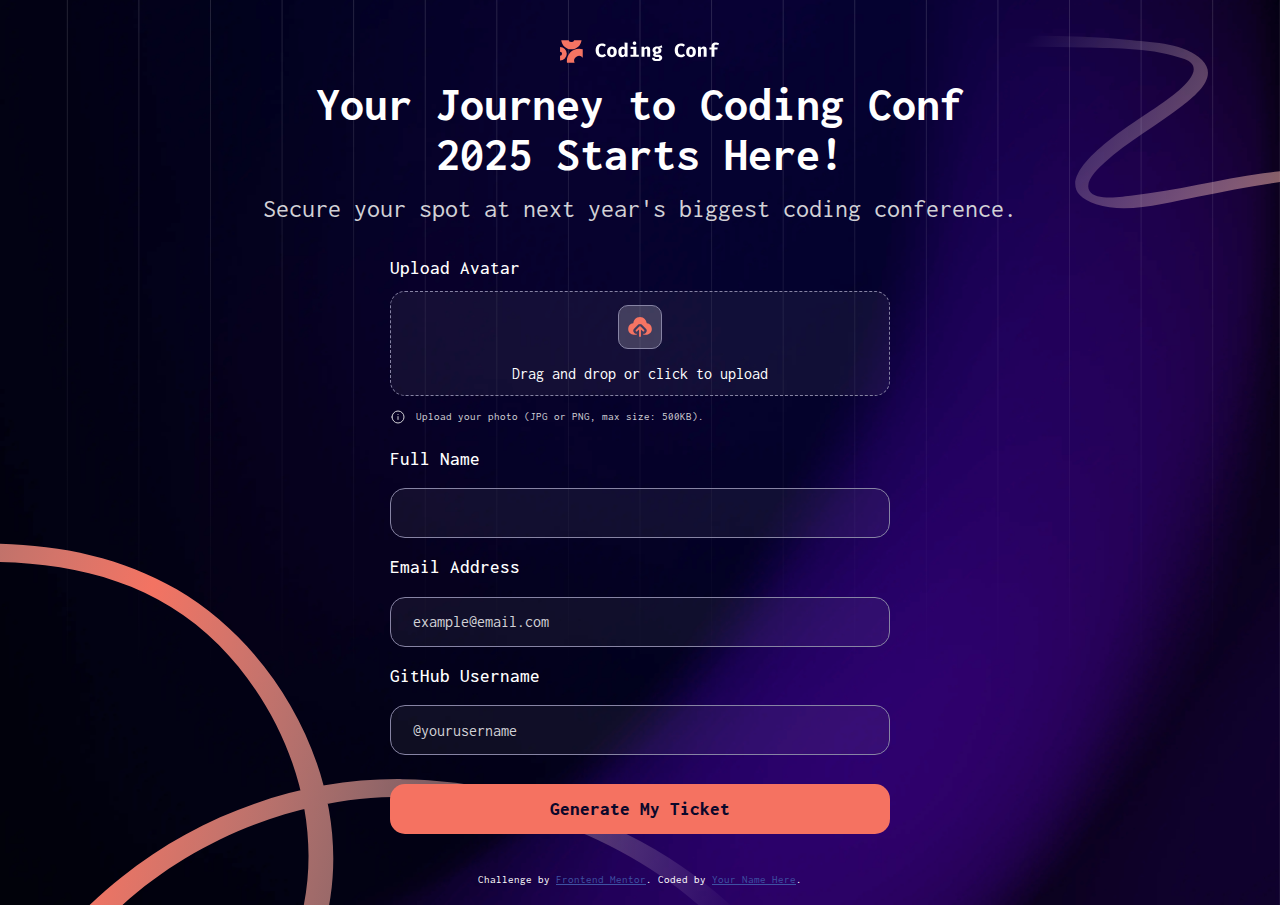
<file: index.html>
<!DOCTYPE html>
<html lang="en">
<head>
  <meta charset="UTF-8">
  <meta name="viewport" content="width=device-width, initial-scale=1.0"> <!-- displays site properly based on user's device -->

  <link rel="icon" type="image/png" sizes="32x32" href="./assets/images/favicon-32x32.png">
  <link rel="stylesheet" href="./CSS/form.css">
  
  <title>Frontend Mentor | Conference ticket generator</title>

  <!-- Feel free to remove these styles or customise in your own stylesheet 👍 -->
  <style>
    .attribution { font-size: 11px; text-align: center; }
    .attribution a { color: hsl(228, 45%, 44%); }
  </style>
</head>
<body>

  <!-- Form starts -->

  <section class="form-section">
    <div class="form-section-content">

      <img class="logo" src="./assets/images/logo-full.svg">

      <h1 class="head">Your Journey to Coding Conf 2025 Starts Here!</h1>

      <h3 class="sub-head">Secure your spot at next year's biggest coding conference.</h3>

      <form class="generator-form">
        <div class="imageUploader-wrapper">        
          <h3>Upload Avatar</h3>

          <div class="image-drop-area">
            <div class="dragArea inputArea">
              <div class="output-imgArea">
                <img class="output-img" src="./assets/images/icon-upload.svg">
              </div>

              <div class="complete-buttons-wrapper"> 
                <button type="button" id="remove-button">Remove Image</button>
                <input type="file" name="change-button" id="change-button" accept=".png, .jpg, .jpeg">
                <label for="change-button">Change image</label>
              </div>

              <input type="file" id="fileUploader" accept=".png, .jpg, .jpeg">
              <p class="steps-text">Drag and drop or click to upload</p>
            </div>
          </div>
          
          <p class="img-requirements">
            <img src="./assets/images/icon-info.svg">
            Upload your photo (JPG or PNG, max size: 500KB).
          </p>

          <p class="img-error">
            <svg xmlns="http://www.w3.org/2000/svg" width="16" height="16" fill="none" viewBox="0 0 16 16"><path stroke="var(--orange2)" stroke-linecap="round" stroke-linejoin="round" d="M2 8a6 6 0 1 0 12 0A6 6 0 0 0 2 8Z"/><path fill="var(--orange2)" d="M8.004 10.462V7.596ZM8 5.57v-.042Z"/><path stroke="var(--orange2)" stroke-linecap="round" stroke-linejoin="round" d="M8.004 10.462V7.596M8 5.569v-.042"/></svg>
            File too large please upload a photo under 500KB.
          </p>
        </div>

        <label for="f-name">Full Name</label>
        <input class="text-input" id="f-name" name="f-name">

        <p class="username-error">
            <svg xmlns="http://www.w3.org/2000/svg" width="16" height="16" fill="none" viewBox="0 0 16 16"><path stroke="var(--orange2)" stroke-linecap="round" stroke-linejoin="round" d="M2 8a6 6 0 1 0 12 0A6 6 0 0 0 2 8Z"/><path fill="var(--orange2)" d="M8.004 10.462V7.596ZM8 5.57v-.042Z"/><path stroke="var(--orange2)" stroke-linecap="round" stroke-linejoin="round" d="M8.004 10.462V7.596M8 5.569v-.042"/></svg>
            Please enter a valid username
          </p>

        <label for="u-email">Email Address</label>
        <input class="text-input" type="email" id="u-email" name="u-email" placeholder="example@email.com" required>

        <p class="email-error">
            <svg xmlns="http://www.w3.org/2000/svg" width="16" height="16" fill="none" viewBox="0 0 16 16"><path stroke="var(--orange2)" stroke-linecap="round" stroke-linejoin="round" d="M2 8a6 6 0 1 0 12 0A6 6 0 0 0 2 8Z"/><path fill="var(--orange2)" d="M8.004 10.462V7.596ZM8 5.57v-.042Z"/><path stroke="var(--orange2)" stroke-linecap="round" stroke-linejoin="round" d="M8.004 10.462V7.596M8 5.569v-.042"/></svg>
            Please enter a valid email-address
          </p>

        <label for="git-user">GitHub Username</label>
        <input class="text-input" id="git-user" name="git-user" placeholder="@yourusername">

        <p class="gituser-error">
            <svg xmlns="http://www.w3.org/2000/svg" width="16" height="16" fill="none" viewBox="0 0 16 16"><path stroke="var(--orange2)" stroke-linecap="round" stroke-linejoin="round" d="M2 8a6 6 0 1 0 12 0A6 6 0 0 0 2 8Z"/><path fill="var(--orange2)" d="M8.004 10.462V7.596ZM8 5.57v-.042Z"/><path stroke="var(--orange2)" stroke-linecap="round" stroke-linejoin="round" d="M8.004 10.462V7.596M8 5.569v-.042"/></svg>
            Please enter a valid GitHub username
          </p>

        <button type="button" class="generate-button">Generate My Ticket</button>
      </form>
    </div>

    <div class="attribution">
      Challenge by <a href="https://www.frontendmentor.io?ref=challenge">Frontend Mentor</a>. 
      Coded by <a href="#">Your Name Here</a>.
    </div>
  </section>
 
  <script type="module" src="./JS/form.js" defer></script>
</body>
</html>
</file>
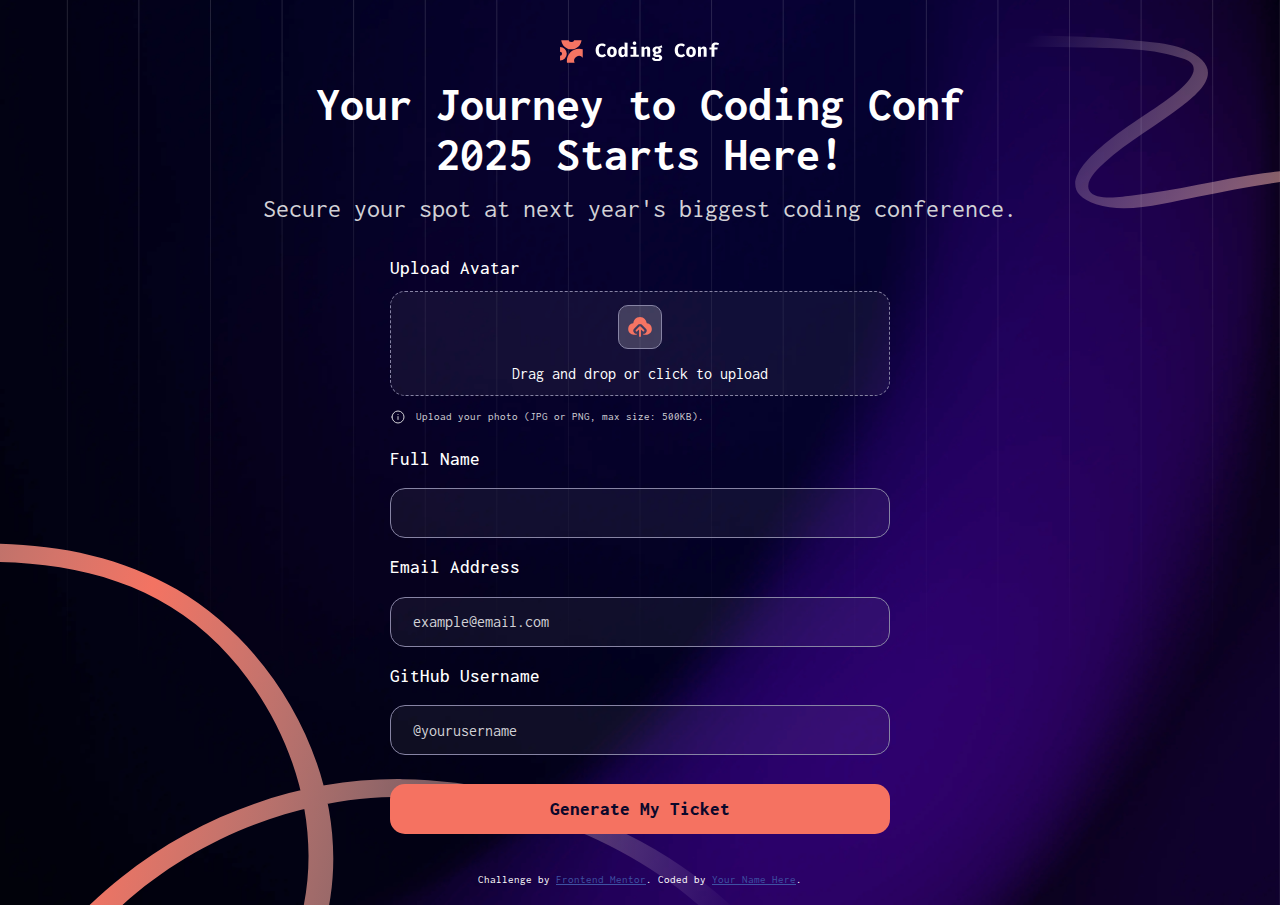
<file: HTML/index.html>
<!DOCTYPE html>
<html lang="en">
<head>
  <meta charset="UTF-8">
  <meta name="viewport" content="width=device-width, initial-scale=1.0"> <!-- displays site properly based on user's device -->

  <link rel="icon" type="image/png" sizes="32x32" href="/assets/images/favicon-32x32.png">
  <link rel="stylesheet" href="/CSS/form.css">
  
  <title>Frontend Mentor | Conference ticket generator</title>

  <!-- Feel free to remove these styles or customise in your own stylesheet 👍 -->
  <style>
    .attribution { font-size: 11px; text-align: center; }
    .attribution a { color: hsl(228, 45%, 44%); }
  </style>
</head>
<body>

  <!-- Form starts -->

  <section class="form-section">
    <div class="form-section-content">

      <img class="logo" src="/assets/images/logo-full.svg">

      <h1 class="head">Your Journey to Coding Conf 2025 Starts Here!</h1>

      <h3 class="sub-head">Secure your spot at next year's biggest coding conference.</h3>

      <form class="generator-form">
        <div class="imageUploader-wrapper">        
          <h3>Upload Avatar</h3>

          <div class="image-drop-area">
            <div class="dragArea inputArea">
              <div class="output-imgArea">
                <img class="output-img" src="/assets/images/icon-upload.svg">
              </div>

              <div class="complete-buttons-wrapper"> 
                <button type="button" id="remove-button">Remove Image</button>
                <input type="file" name="change-button" id="change-button" accept=".png, .jpg, .jpeg">
                <label for="change-button">Change image</label>
              </div>

              <input type="file" id="fileUploader" accept=".png, .jpg, .jpeg">
              <p class="steps-text">Drag and drop or click to upload</p>
            </div>
          </div>
          
          <p class="img-requirements">
            <img src="/assets/images/icon-info.svg">
            Upload your photo (JPG or PNG, max size: 500KB).
          </p>

          <p class="img-error">
            <svg xmlns="http://www.w3.org/2000/svg" width="16" height="16" fill="none" viewBox="0 0 16 16"><path stroke="var(--orange2)" stroke-linecap="round" stroke-linejoin="round" d="M2 8a6 6 0 1 0 12 0A6 6 0 0 0 2 8Z"/><path fill="var(--orange2)" d="M8.004 10.462V7.596ZM8 5.57v-.042Z"/><path stroke="var(--orange2)" stroke-linecap="round" stroke-linejoin="round" d="M8.004 10.462V7.596M8 5.569v-.042"/></svg>
            File too large please upload a photo under 500KB.
          </p>
        </div>

        <label for="f-name">Full Name</label>
        <input class="text-input" id="f-name" name="f-name">

        <p class="username-error">
            <svg xmlns="http://www.w3.org/2000/svg" width="16" height="16" fill="none" viewBox="0 0 16 16"><path stroke="var(--orange2)" stroke-linecap="round" stroke-linejoin="round" d="M2 8a6 6 0 1 0 12 0A6 6 0 0 0 2 8Z"/><path fill="var(--orange2)" d="M8.004 10.462V7.596ZM8 5.57v-.042Z"/><path stroke="var(--orange2)" stroke-linecap="round" stroke-linejoin="round" d="M8.004 10.462V7.596M8 5.569v-.042"/></svg>
            Please enter a valid username
          </p>

        <label for="u-email">Email Address</label>
        <input class="text-input" type="email" id="u-email" name="u-email" placeholder="example@email.com" required>

        <p class="email-error">
            <svg xmlns="http://www.w3.org/2000/svg" width="16" height="16" fill="none" viewBox="0 0 16 16"><path stroke="var(--orange2)" stroke-linecap="round" stroke-linejoin="round" d="M2 8a6 6 0 1 0 12 0A6 6 0 0 0 2 8Z"/><path fill="var(--orange2)" d="M8.004 10.462V7.596ZM8 5.57v-.042Z"/><path stroke="var(--orange2)" stroke-linecap="round" stroke-linejoin="round" d="M8.004 10.462V7.596M8 5.569v-.042"/></svg>
            Please enter a valid email-address
          </p>

        <label for="git-user">GitHub Username</label>
        <input class="text-input" id="git-user" name="git-user" placeholder="@yourusername">

        <p class="gituser-error">
            <svg xmlns="http://www.w3.org/2000/svg" width="16" height="16" fill="none" viewBox="0 0 16 16"><path stroke="var(--orange2)" stroke-linecap="round" stroke-linejoin="round" d="M2 8a6 6 0 1 0 12 0A6 6 0 0 0 2 8Z"/><path fill="var(--orange2)" d="M8.004 10.462V7.596ZM8 5.57v-.042Z"/><path stroke="var(--orange2)" stroke-linecap="round" stroke-linejoin="round" d="M8.004 10.462V7.596M8 5.569v-.042"/></svg>
            Please enter a valid GitHub username
          </p>

        <button type="button" class="generate-button">Generate My Ticket</button>
      </form>
    </div>

    <div class="attribution">
      Challenge by <a href="https://www.frontendmentor.io?ref=challenge">Frontend Mentor</a>. 
      Coded by <a href="#">Your Name Here</a>.
    </div>
  </section>
 
  <script type="module" src="/JS/form.js" defer></script>
</body>
</html>
</file>
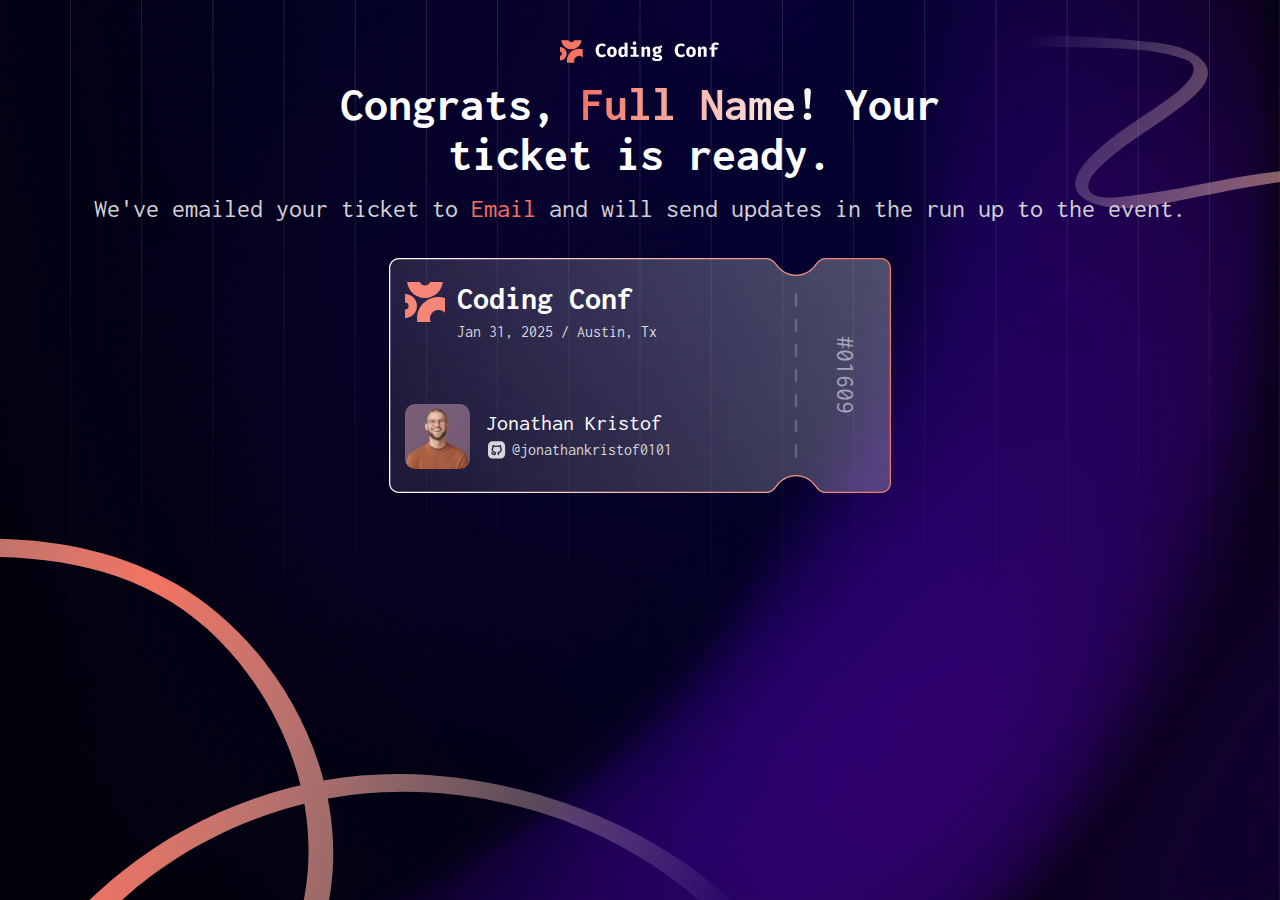
<file: ticketpage.html>
<!DOCTYPE html>
<html lang="en">
<head>
  <meta charset="UTF-8">
  <meta name="viewport" content="width=device-width, initial-scale=1.0"> <!-- displays site properly based on user's device -->

  <link rel="icon" type="image/png" sizes="32x32" href="./assets/images/favicon-32x32.png">
  <link rel="stylesheet" href="./CSS/ticket.css">
  
  <title>Frontend Mentor | Conference ticket generator</title>

  <!-- Feel free to remove these styles or customise in your own stylesheet 👍 -->
  <style>
    .attribution { font-size: 11px; text-align: center; }
    .attribution a { color: hsl(228, 45%, 44%); }
  </style>
</head>
<body>

  <section class="ticket-section">
    <div class="ticket-section-content">

      <img class="logo" src="./assets/images/logo-full.svg">

      <h1 class="head">Congrats, <span id="h-name">Full Name!</span> Your ticket is ready.</h1>

      <p class="sub-head">We've emailed your ticket to <span id="h-email">Email</span>  and will send updates in the run up to the event.</p>

      <div class="ticket">
        <div class="main-column">
          <div class="timestamp-row">
            <img src="./assets/images/logo-mark.svg">
            <div class="timestamp-info">
              <h2>Coding Conf</h2>
              <p id="date-wrapper">Jan 31, 2025 /  Austin, Tx</p>
            </div>
          </div>

          <div class="user-row">
            <img id="user-img" src="./assets/images/image-avatar.jpg">
            <div class="user-info">
              <h2 id="user-name">Jonathan Kristof</h2>
              <p class="git-info">
                <img src="./assets/images/icon-github.svg">
                @jonathankristof0101
              </p>
            </div>
          </div>
        </div>

        <p class="code">#01609</p>

        <img class="ticket-outline" src="./assets/images/pattern-ticket.svg">
      </div>
    </div>
  </section>

  
  <!-- <div class="attribution">
    Challenge by <a href="https://www.frontendmentor.io?ref=challenge">Frontend Mentor</a>. 
    Coded by <a href="#">Your Name Here</a>.
  </div> -->
  <script type="module" src="/JS/ticket.js" defer></script>
</body>
</html>
</file>
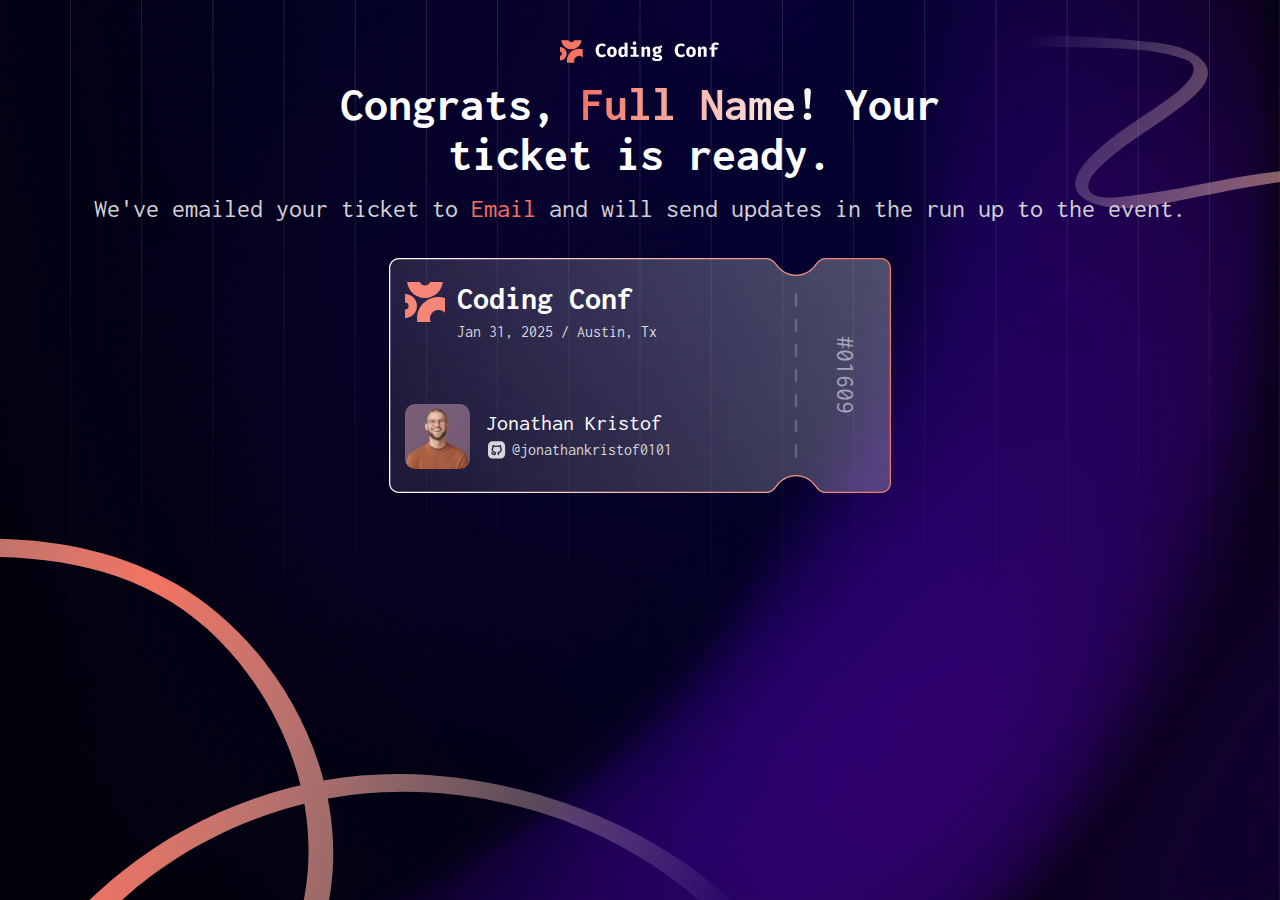
<file: HTML/ticketpage.html>
<!DOCTYPE html>
<html lang="en">
<head>
  <meta charset="UTF-8">
  <meta name="viewport" content="width=device-width, initial-scale=1.0"> <!-- displays site properly based on user's device -->

  <link rel="icon" type="image/png" sizes="32x32" href="/assets/images/favicon-32x32.png">
  <link rel="stylesheet" href="/CSS/ticket.css">
  
  <title>Frontend Mentor | Conference ticket generator</title>

  <!-- Feel free to remove these styles or customise in your own stylesheet 👍 -->
  <style>
    .attribution { font-size: 11px; text-align: center; }
    .attribution a { color: hsl(228, 45%, 44%); }
  </style>
</head>
<body>

  <section class="ticket-section">
    <div class="ticket-section-content">

      <img class="logo" src="/assets/images/logo-full.svg">

      <h1 class="head">Congrats, <span id="h-name">Full Name!</span> Your ticket is ready.</h1>

      <p class="sub-head">We've emailed your ticket to <span id="h-email">Email</span>  and will send updates in the run up to the event.</p>

      <div class="ticket">
        <div class="main-column">
          <div class="timestamp-row">
            <img src="/assets/images/logo-mark.svg">
            <div class="timestamp-info">
              <h2>Coding Conf</h2>
              <p id="date-wrapper">Jan 31, 2025 /  Austin, Tx</p>
            </div>
          </div>

          <div class="user-row">
            <img id="user-img" src="/assets/images/image-avatar.jpg">
            <div class="user-info">
              <h2 id="user-name">Jonathan Kristof</h2>
              <p class="git-info">
                <img src="/assets/images/icon-github.svg">
                @jonathankristof0101
              </p>
            </div>
          </div>
        </div>

        <p class="code">#01609</p>

        <img class="ticket-outline" src="/assets/images/pattern-ticket.svg">
      </div>
    </div>
  </section>

  
  <!-- <div class="attribution">
    Challenge by <a href="https://www.frontendmentor.io?ref=challenge">Frontend Mentor</a>. 
    Coded by <a href="#">Your Name Here</a>.
  </div> -->
  <script type="module" src="/JS/ticket.js" defer></script>
</body>
</html>
</file>
<file: CSS/form.css>
*,
*::before,
*::after {
  margin: 0;
  padding: 0;
  box-sizing: border-box;
}

img, picture, svg, video {
  display: block;
  max-width: 100%;
}

input, textarea, button, select {
  font: inherit;
}

button {
  cursor: pointer;
}

:root {
  --white: hsl(0, 0%, 100%);
  --grey1: hsl(252, 6%, 83%);
  --grey2: hsl(245, 15%, 58%);
  --grey3: hsl(245, 19%, 35%);
  --purple: hsl(248, 70%, 10%);
  --orange1: hsl(7, 88%, 67%);
  --orange2: hsl(7, 71%, 60%);

  --gradient1: hsl(7, 86%, 67%) to hsl(0, 0%, 100%);

  --fs-1: 1.2rem;
}

@font-face {
  font-display: swap;
  font-family: 'Inconsolata';
  font-weight: 200 900; 
  src: url(/assets/fonts/Inconsolata-VariableFont_wdth\,wght.woff2) format('woff2');
}

html, body { min-height: 100%; }

body {
  background-image: url(/assets/images/pattern-squiggly-line-bottom-mobile-tablet.svg), url(/assets/images/pattern-lines.svg), url(/assets/images/pattern-squiggly-line-top.svg), url(/assets/images/background-mobile.png);
  background-size: 60%, cover, 30%, cover;
  background-repeat: no-repeat,repeat, no-repeat, no-repeat;
  background-position: bottom -45px left, top, top 10px right, top;
  
  padding-bottom: 20px;
  color: var(--white);
  font-family: Inconsolata, consolas, sans-serif;
}

.head, .sub-head {
  text-align: center;
}

.head {
  font-size: 2rem;
}

.sub-head {
  font-weight: 400;
  color: var(--grey1);
  margin-bottom: 20px;
}
 
.form-section {
  display: block;
}

.logo {
  margin-top: 40px;
  width: 10rem;
}

.form-section-content {
  display: flex;
  flex-direction: column;
  align-items: center;
  justify-content: center;
  gap: 1rem;
}

/* Login form */

.generator-form {
  width: 93%;
  display: flex;
  flex-direction: column;
  gap: 1.2rem;
}

.imageUploader-wrapper > h3 , label {
  font-weight: 500;
}

.generator-form > label {
  font-size: var(--fs-1);
}

.text-input {
  height: 50px;
  border: solid 1px var(--grey2);
  border-radius: 15px;
  padding: 0.8rem 1.4rem;
  color: var(--white);
  background-color: hsla(252, 6%, 83%, 0.068);
}

.text-input::placeholder {
  color: var(--grey1);
}

.text-input:focus, .dragArea:focus, .generate-button:focus {
  outline: solid 1px var(--grey2);
  outline-offset: 2px;
}

.text-input:hover, .dragArea:hover {
  background-color: hsla(252, 6%, 83%, 0.404);
}

.generate-button {
  height: 50px;  
  margin-top: 10px;
  margin-bottom: 40px;
  border: none;
  border-radius: 15px;
  padding: 0.8rem 1.4rem;
  color: var(--purple);
  background-color: var(--orange1);
  font-weight: 800;
  font-size: var(--fs-1);
}

.generate-button:hover {
  background-color: hsl(7, 79%, 58%);
}

/* image input area */

.imageUploader-wrapper {
  display: flex;
  flex-direction: column;
  gap: 0.8rem;
}

.dragArea {
  position: relative;
  background-color: hsla(252, 6%, 83%, 0.068);
  display: flex;
  flex-direction: column;
  align-items: center;
  gap: 1rem;
  border: dashed 1px var(--grey2);
  border-radius: 15px;
  padding: 0.8rem 1.2rem;
}

.dragArea > p {
  width: fit-content;
}

.output-imgArea, .complete-buttons-wrapper > button, #change-button + label {
  color: white;       
  background-color: hsla(252, 6%, 83%, 0.24);
  padding: 0.4rem 0.4rem;
  border: solid 1px var(--grey2);
  border-radius: 10px;
}

.complete-buttons-wrapper {
  display: none;
}

.complete-buttons-wrapper > button:hover, #change-button:hover + label {
  color: var(--grey1);
  text-decoration: underline;
}

#fileUploader {
  position: absolute;
  top: 0;
  left: 0;
  width: 100%;
  height: 100%;
  object-fit: cover;
  opacity: 0;
}

#change-button {
	width: 0.1px;
	height: 0.1px;
	opacity: 0;
	overflow: hidden;
	position: absolute;
	z-index: -1;
}

.img-requirements, .img-error, .username-error, .email-error, .gituser-error {
  display: flex;
  align-items: center;  
  font-size: 11px;
  gap: 0.6rem;
  color: var(--grey1);
  margin-bottom: 5px;
}

.img-error, .username-error, .email-error, .gituser-error {
  color: var(--orange2);
  display: none;
}

.show {
  display: block;
}

@media screen and (width > 622px) {
  .head {
    font-size: 2.2rem;
  }
  
  .sub-head {
    font-size: 1.6rem;
  }  
}

@media screen and (width > 700px) {
  .head {
    font-size: 3rem;
    max-width: 700px;
  }

  .generator-form {
    max-width: 500px;
  }
}

@media screen and (width > 1024px){
  body {
    background-image: url(/assets/images/pattern-squiggly-line-bottom-desktop.svg), url(/assets/images/pattern-lines.svg), url(/assets/images/pattern-squiggly-line-top.svg), url(/assets/images/background-desktop.png);
    background-size: 60%,cover, 30%, cover;
    background-repeat: no-repeat,repeat, no-repeat, no-repeat;
    background-position: bottom  left, top, top 30px right, top;
  }
}
</file>
<file: CSS/ticket.css>
*,
*::before,
*::after {
  margin: 0;
  padding: 0;
  box-sizing: border-box;
}

img, picture, svg, video {
  display: block;
  max-width: 100%;
}

input, textarea, button, select {
  font: inherit;
}

button {
  cursor: pointer;
}

:root {
  --white: hsl(0, 0%, 100%);
  --grey1: hsl(252, 6%, 83%);
  --grey2: hsl(245, 15%, 58%);
  --grey3: hsl(245, 19%, 35%);
  --purple: hsl(248, 70%, 10%);
  --orange1: hsl(7, 88%, 67%);
  --orange2: hsl(7, 71%, 60%);

  --gradient1: hsl(7, 86%, 67%) to hsl(0, 0%, 100%);

  --fs-1: 1.2rem;
}

@font-face {
  font-display: swap;
  font-family: 'Inconsolata';
  font-weight: 200 900; 
  src: url(/assets/fonts/Inconsolata-VariableFont_wdth\,wght.woff2) format('woff2');
}

html, body { min-height: 100%; }

body {
  background-image: url(/assets/images/pattern-squiggly-line-bottom-mobile-tablet.svg), url(/assets/images/pattern-lines.svg), url(/assets/images/pattern-squiggly-line-top.svg), url(/assets/images/background-mobile.png);
  background-size: 60%, cover, 30%, cover;
  background-repeat: no-repeat,repeat, no-repeat, no-repeat;
  background-position: bottom -45px left, top, top 10px right, top;
  
  padding-bottom: 20px;
  color: var(--white);
  font-family: Inconsolata, consolas, sans-serif;
}

.ticket-section-content {
  display: flex;
  flex-direction: column;
  align-items: center;
  justify-content: center;
  gap: 1rem;
}

.head, .sub-head {
  text-align: center;
}

.head {
  font-size: 2rem;
}

#h-name {
  background: linear-gradient(90deg, hsl(7, 86%, 67%), hsl(0, 0%, 100%));
  background-clip: text;
  color: transparent;
  display: inline-block;
}

.sub-head {
  font-weight: 400;
  color: var(--grey1);
  margin-bottom: 20px;
}

#h-email {
  color: var(--orange1);
}

.logo {
  margin-top: 40px;
  width: 10rem;
}

.ticket {
  position: relative;
  display: flex;
  gap: 1.5rem;
  margin-bottom: 40px;
  padding: .85rem 1rem 0rem .5rem;
  max-width: 98%;
  container-name: ticket;
}

.ticket-outline {
  position: absolute;
  top: 0;
  left: 0;
  right: 0;

  width: 100%;
  object-fit: cover;
}

.timestamp-row {
  display: flex;
  align-items: start;
  gap: 0.8rem;
}

.timestamp-info > h2 {
  font-size: 1rem;
  margin-bottom: 8px;
}

.timestamp-info > p {
  color: var(--grey1);
}

.main-column {
  display: flex;
  flex-direction: column;
  gap: 1rem;
}

.user-row {
  display: flex;
  align-items: start;
  gap: 1rem;
}

.user-row > img {
  max-width: 35px;
  border-radius: 10px;
}

.user-info > h2 {
  font-size: 1rem;
  font-weight: bold;
  margin-bottom: 4px;
}

.git-info {
  display: flex;
  align-items: center;
  gap: 0.3rem;
  color: var(--grey1);
}

.code {
  writing-mode: vertical-rl;
  text-align: center;
  font-size: 1.6rem;
  color: var(--grey2);
}

@media screen and (width > 334px) {
  .ticket {
    padding: 1.2rem 1rem 0rem .5rem;
  }

  .main-column {
    gap: 2rem;
    margin-right: 20px;
  }
}

@media screen and (width > 500px) {
  .timestamp-info > h2 {
    font-size: 1.4rem;
    margin-bottom: 8px;
  }

  .user-row > img {
    max-width: 55px;
    border-radius: 10px;
  }

  .user-info > h2 {
    font-size: 1.2rem;
    font-weight: 400;
    margin-bottom: 4px;
  }
}

@media screen and (width > 622px) {
  .head {
    font-size: 2.2rem;
  }
  
  .sub-head {
    font-size: 1.6rem;
  }  
}

@media screen and (width > 700px) {
  .head {
    font-size: 3rem;
    max-width: 700px;
  }

  .ticket {
    padding: 1.5rem 2rem 0rem 1rem;
    gap: 10rem;
  }

  .main-column {
    gap: 4rem;
    margin: 0;
  }

  .user-row {
  display: flex;
  align-items: center;
  gap: 1rem;
  }

  .timestamp-info > h2 {
    font-size: 2rem;
    margin-bottom: 8px;
  }

  .user-row > img {
    max-width: 65px;
    border-radius: 10px;
  }

  .user-info > h2 {
    font-size: 1.4rem;
    font-weight: 400;
    margin-bottom: 4px;
  }

  .git-info {
    display: flex;
    align-items: center;
    gap: 0.3rem;
  }

  .code {
    writing-mode: vertical-rl;
    text-align: center;
    font-size: 1.6rem;
    color: var(--grey2);
  }
}

@media screen and (width > 1024px){
  body {
    background-image: url(/assets/images/pattern-squiggly-line-bottom-desktop.svg), url(/assets/images/pattern-lines.svg), url(/assets/images/pattern-squiggly-line-top.svg), url(/assets/images/background-desktop.png);
    background-size: 60%,cover, 30%, cover;
    background-repeat: no-repeat,repeat, no-repeat, no-repeat;
    background-position: bottom  left, top, top 30px right, top;
  }
}
</file>
